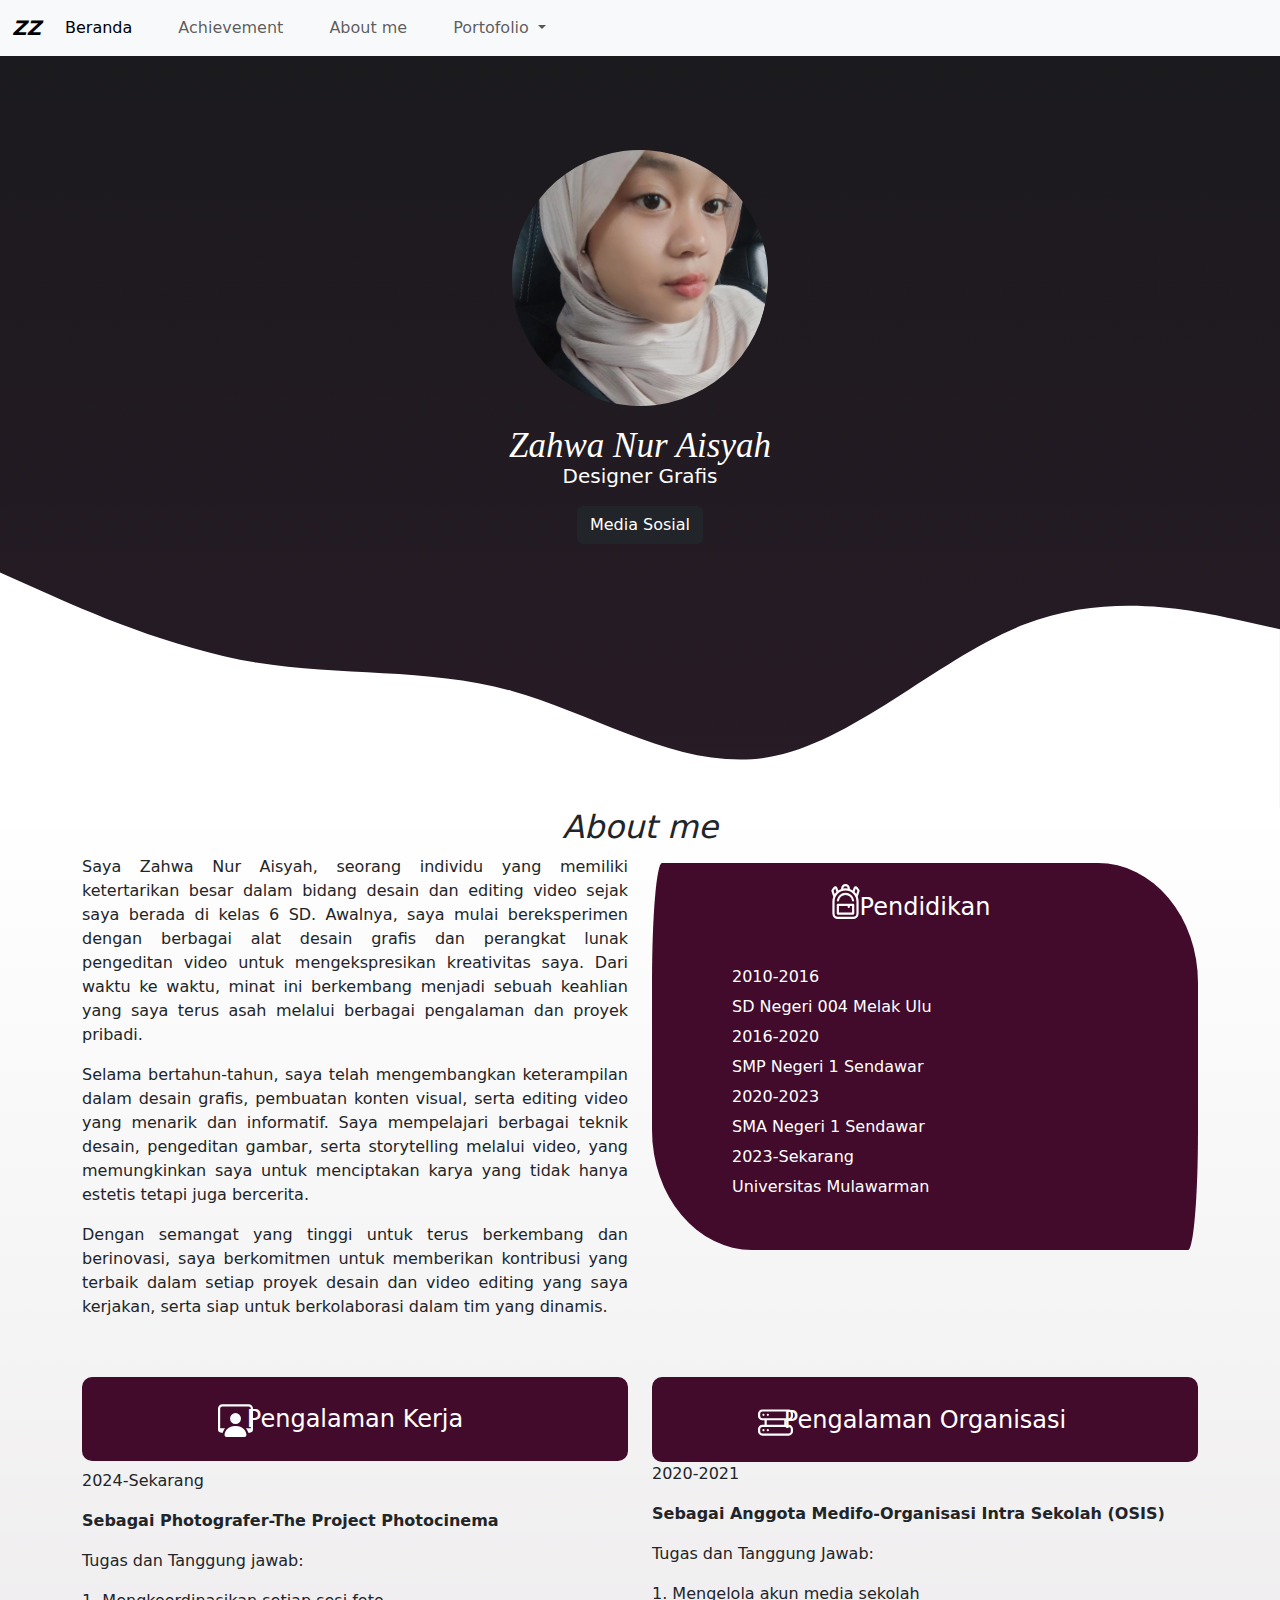
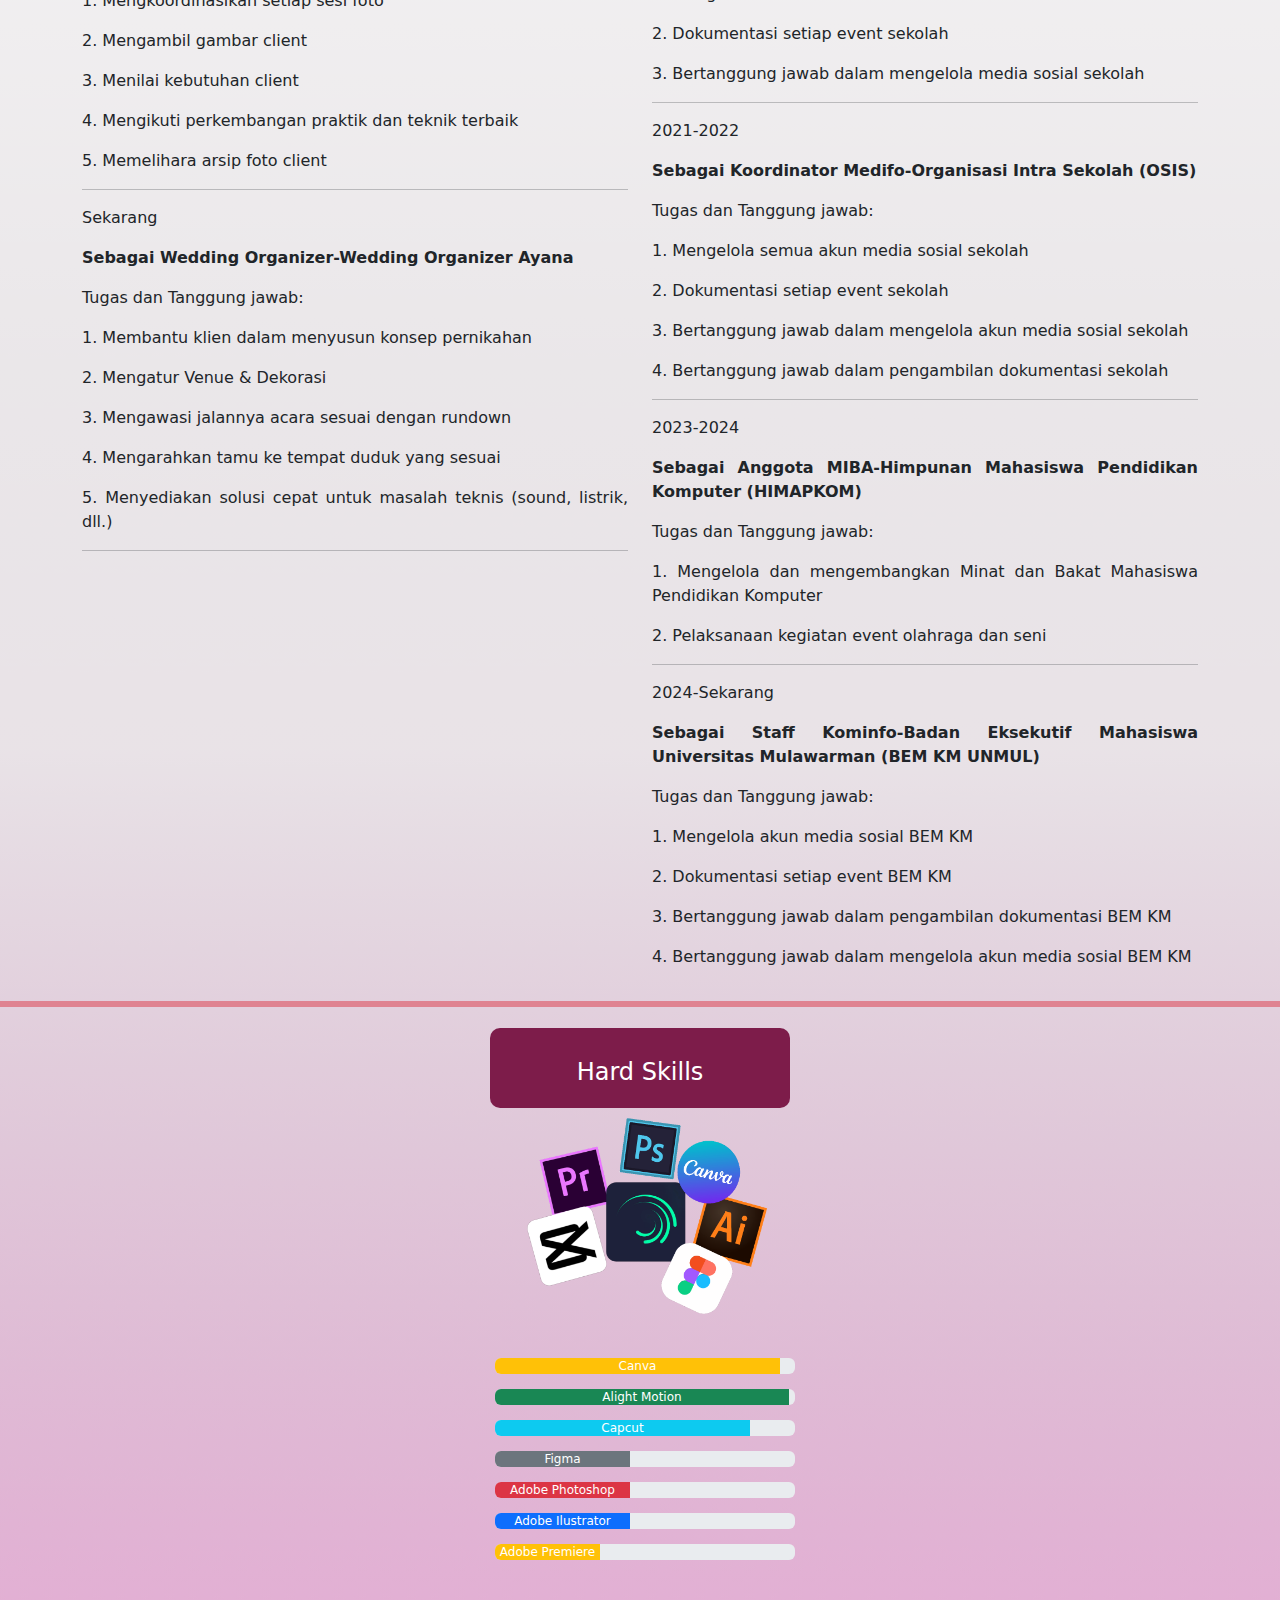
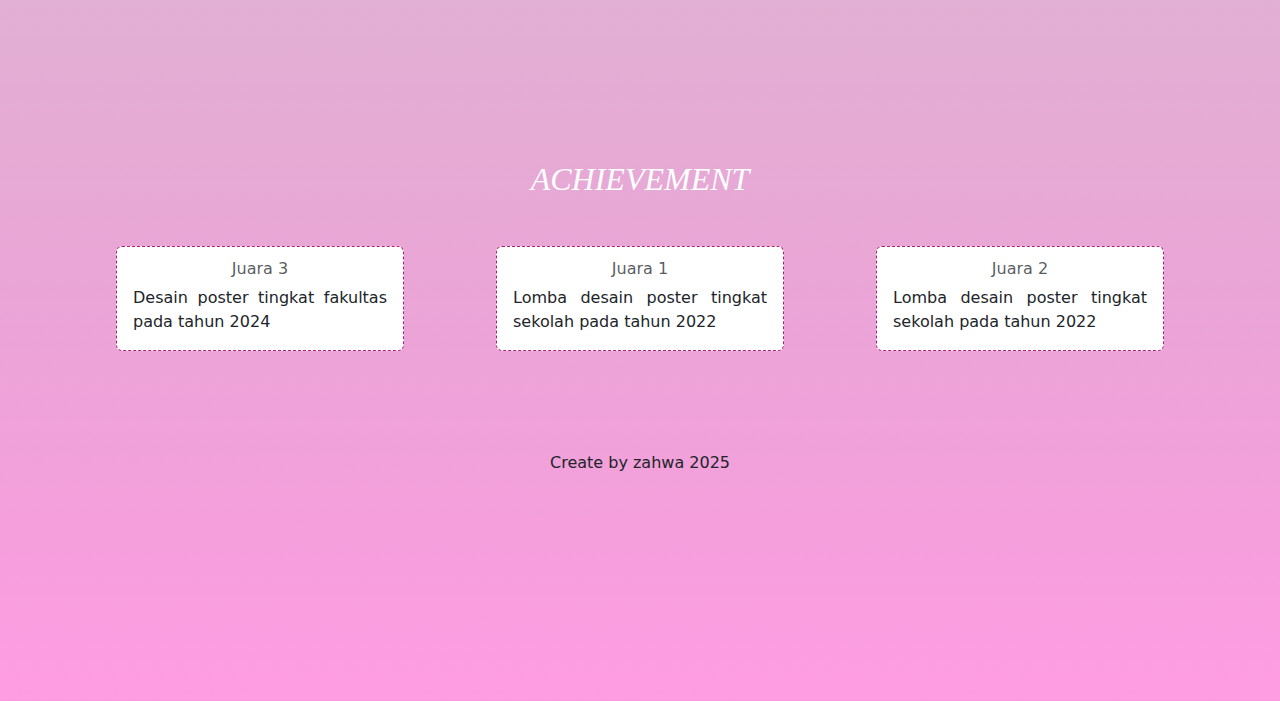
<file: 23_Zahwa Nur Aisyah Tugas_Pemogramman  Website/CV Zahwa.html>
<!DOCTYPE html>
<html lang="en">
  <head>
    <meta charset="UTF-8">
    <meta name="viewport" content="width=device-width, initial-scale=1.0">
    <title>CV Zahwa Nur Aisyah</title>
    <link href="https://cdn.jsdelivr.net/npm/bootstrap@5.3.3/dist/css/bootstrap.min.css" rel="stylesheet" integrity="sha384-QWTKZyjpPEjISv5WaRU9OFeRpok6YctnYmDr5pNlyT2bRjXh0JMhjY6hW+ALEwIH" crossorigin="anonymous">
    <link rel="stylesheet" href="CSS/style.css" />
  </head>
  <body>
    <script src="https://cdn.jsdelivr.net/npm/bootstrap@5.3.3/dist/js/bootstrap.bundle.min.js" integrity="sha384-YvpcrYf0tY3lHB60NNkmXc5s9fDVZLESaAA55NDzOxhy9GkcIdslK1eN7N6jIeHz" crossorigin="anonymous"></script>
  </body>
  <!--nav-->
  <nav class="navbar navbar-expand-lg navbar-light bg-light fixed-top">
    <div class="container-fluid">
      <a class="navbar-brand"><i><b>ZZ</b></i></a>
      <button class="navbar-toggler" type="button" data-bs-toggle="collapse" data-bs-target="#navbarNavDropdown" aria-controls="navbarNavDropdown" aria-expanded="false" aria-label="Toggle navigation">
        <span class="navbar-toggler-icon"></span>
      </button>
      <div class="collapse navbar-collapse" id="navbarNavDropdown">
        <ul class="navbar-nav">
          <li class="nav-item">
            <a class="nav-link active" aria-current="page" href="#">Beranda</a>
          </li>
          <li class="nav-item">
            <a class="nav-link" href="#achievement">Achievement</a>
          </li>
          <li class="nav-item">
            <a class="nav-link" href="#about me">About me</a>
          </li>
          <li class="nav-item dropdown">
            <a class="nav-link dropdown-toggle" href="http://127.0.0.1:5500/portofolio.html" role="button" data-bs-toggle="dropdown" aria-expanded="false">
              Portofolio
            </a>
            <ul class="dropdown-menu">
              <li><a class="dropdown-item" href="portofolio.html">Portofolio</a></li>
              <li><a class="dropdown-item" href="portofolio.html#animasi">Animasi</a></li>
              <li><a class="dropdown-item" href="portofolio.html#editingvideo">Editing Video</a></li>
              <li><a class="dropdown-item" href="portofolio.html#logo">Logo</a></li>
            </ul>
          </li>
        </ul>
      </div>
    </div>
  </nav>
  <!--foto-->
  <div class="text-center">
    <div class="box-navy">
      <img src="img/WhatsApp Image 2025-02-27 at 15.11.06_52f72786.jpg" alt="">
    </div>
    <!--foto-->
    <!--profile-->
    <div class="box-profile">
      <h2>Zahwa Nur Aisyah</h2>
      <h5>Designer Grafis</h5>
    </div>
    <!--offcanvas-->
    <div class="box-offcanvas">
      <button class="btn bg-dark text-white" type="button" data-bs-toggle="offcanvas" data-bs-target="#offcanvasWithBothOptions " aria-controls="offcanvasWithBothOptions ">Media Sosial</button>
      
      <div class="offcanvas offcanvas-start" data-bs-scroll="true" tabindex="-1" id="offcanvasWithBothOptions" aria-labelledby="offcanvasWithBothOptionsLabel">
        <div class="offcanvas-header">
    <h5 class="offcanvas-title" id="offcanvasWithBothOptionsLabel">Media Sosial</h5>
    <button type="button" class="btn-close" data-bs-dismiss="offcanvas" aria-label="Close"></button>
    </div>
    <div class="offcanvas-body">
    <p>Butuh bantuan atau Kerja sama? Silahkan Hubungi</p>
    <p>LinkedIn : Zahwa Nur Aisyah</p>
    <p>Instagram : @clevenzha_</p>
    <p>WhatsApp : +6282150129017</p>
    <p>Email : zahwanuraisyah66678@gmail.com</p>
    </div>
    </div>
    </div>
    <!--offcanvas-->
    
    <!--gelombang cinta-->
    <svg xmlns="http://www.w3.org/2000/svg" viewBox="0 0 1440 320">
        <path fill="#ffffff" 
        fill-opacity="1" 
        d="M0,32L48,53.3C96,75,192,117,288,133.3C384,149,480,139,576,165.3C672,192,768,256,864,240C960,224,1056,128,1152,90.7C1248,53,1344,75,1392,85.3L1440,96L1440,320L1392,320C1344,320,1248,320,1152,320C1056,320,960,320,864,320C768,320,672,320,576,320C480,320,384,320,288,320C192,320,96,320,48,320L0,320Z">
      </path>
    </svg>
    
    <!--colom bawah-->
    <div id="about me" class="box-about">
      <h2>About me</h2>
      <div class="container text-center">
        <div class="row align-items-start">
          <div class="col-sm">
            <p>
              Saya Zahwa Nur Aisyah, seorang individu yang memiliki ketertarikan besar dalam bidang desain dan editing video sejak saya berada di kelas 6 SD. Awalnya, saya mulai bereksperimen dengan berbagai alat desain grafis dan perangkat lunak pengeditan video untuk mengekspresikan kreativitas saya. Dari waktu ke waktu, minat ini berkembang menjadi sebuah keahlian yang saya terus asah melalui berbagai pengalaman dan proyek pribadi.
            </p>
            <p>
              Selama bertahun-tahun, saya telah mengembangkan keterampilan dalam desain grafis, pembuatan konten visual, serta editing video yang menarik dan informatif. Saya mempelajari berbagai teknik desain, pengeditan gambar, serta storytelling melalui video, yang memungkinkan saya untuk menciptakan karya yang tidak hanya estetis tetapi juga bercerita.
            </p>
            <p>Dengan semangat yang tinggi untuk terus berkembang dan berinovasi, saya berkomitmen untuk memberikan kontribusi yang terbaik dalam setiap proyek desain dan video editing yang saya kerjakan, serta siap untuk berkolaborasi dalam tim yang dinamis.</p>
          </div>

          <!--colom 2-->
          <div class="col-sm">
            <div class="box-ob">
              <svg xmlns="http://www.w3.org/2000/svg"
              width="35" 
              height="35" 
              fill="white" 
              class="bi bi-backpack3" viewBox="0 0 16 16">
              <path d="M4.04 7.43a4 4 0 0 1 7.92 0 .5.5 0 1 1-.99.14 3 3 0 0 0-5.94 0 .5.5 0 1 1-.99-.14M4 9.5a.5.5 0 0 1 .5-.5h7a.5.5 0 0 1 .5.5v4a.5.5 0 0 1-.5.5h-7a.5.5 0 0 1-.5-.5zm1 .5v3h6v-3h-1v.5a.5.5 0 0 1-1 0V10z"/>
              <path d="M6 2.341V2a2 2 0 1 1 4 0v.341c.465.165.904.385 1.308.653l.416-1.247a1 1 0 0 1 1.748-.284l.77 1.027a1 1 0 0 1 .15.917l-.803 2.407C13.854 6.49 14 7.229 14 8v5.5a2.5 2.5 0 0 1-2.5 2.5h-7A2.5 2.5 0 0 1 2 13.5V8c0-.771.146-1.509.41-2.186l-.802-2.407a1 1 0 0 1 .15-.917l.77-1.027a1 1 0 0 1 1.748.284l.416 1.247A6 6 0 0 1 6 2.34ZM7 2v.083a6 6 0 0 1 2 0V2a1 1 0 1 0-2 0m5.941 2.595.502-1.505-.77-1.027-.532 1.595q.447.427.8.937M3.86 3.658l-.532-1.595-.77 1.027.502 1.505q.352-.51.8-.937M8 3a5 5 0 0 0-5 5v5.5A1.5 1.5 0 0 0 4.5 15h7a1.5 1.5 0 0 0 1.5-1.5V8a5 5 0 0 0-5-5"/>
            </svg>
          </div>
          <div class="box-utama">
            <h4>Pendidikan</h4>
            <p>2010-2016</p>
            <p>SD Negeri 004 Melak Ulu</p>
            <p>2016-2020</p>
            <p>SMP Negeri 1 Sendawar</p>
            <p>2020-2023</p>
            <p>SMA Negeri 1 Sendawar</p>
            <p>2023-Sekarang</p>
            <p>Universitas Mulawarman</p>
          </div>
          </div>
        </div>
      </div>
      <!-- selanjutnya ketiga-->
      <div class="container text-center">
        <div class="row">
          <div class="col-sm">
            <div class="box-PO">
              <svg xmlns="http://www.w3.org/2000/svg" 
              width="35" 
              height="35" 
              fill="white" 
              class="bi bi-person-workspace" viewBox="0 0 16 16">
              <path d="M4 16s-1 0-1-1 1-4 5-4 5 3 5 4-1 1-1 1zm4-5.95a2.5 2.5 0 1 0 0-5 2.5 2.5 0 0 0 0 5"/>
              <path d="M2 1a2 2 0 0 0-2 2v9.5A1.5 1.5 0 0 0 1.5 14h.653a5.4 5.4 0 0 1 1.066-2H1V3a1 1 0 0 1 1-1h12a1 1 0 0 1 1 1v9h-2.219c.554.654.89 1.373 1.066 2h.653a1.5 1.5 0 0 0 1.5-1.5V3a2 2 0 0 0-2-2z"/>
            </svg>
            <h4>Pengalaman Kerja</h4>
          </div>
          <p>2024-Sekarang</p>
          <b><p>Sebagai Photografer-The Project Photocinema</p></b>
          <p>Tugas dan Tanggung jawab:</p>
          <p>1. Mengkoordinasikan setiap sesi foto</p>
          <p>2. Mengambil gambar client</p>
          <p>3. Menilai kebutuhan client</p>
          <p>4. Mengikuti perkembangan praktik dan teknik terbaik</p>
          <p>5. Memelihara arsip foto client</p>
        <hr>
        <p>Sekarang</p>
        <b><p>Sebagai Wedding Organizer-Wedding Organizer Ayana</p></b>
        <p>Tugas dan Tanggung jawab:</p>
        <p>1. Membantu klien dalam menyusun konsep pernikahan</p>
        <p>2. Mengatur Venue & Dekorasi</p>
        <p>3. Mengawasi jalannya acara sesuai dengan rundown</p>
        <p>4. Mengarahkan tamu ke tempat duduk yang sesuai</p>
        <p>5. Menyediakan solusi cepat untuk masalah teknis (sound, listrik, dll.)</p>
        <hr>
      </div>

          <div class="col-sm">
            <div class="box-utamadua">
              <svg xmlns="http://www.w3.org/2000/svg" 
              width="35" 
              height="35" 
              fill="currentColor" 
              class="bi bi-hdd-rack" viewBox="0 0 16 16">
                <path d="M4.5 5a.5.5 0 1 0 0-1 .5.5 0 0 0 0 1M3 4.5a.5.5 0 1 1-1 0 .5.5 0 0 1 1 0m2 7a.5.5 0 1 1-1 0 .5.5 0 0 1 1 0m-2.5.5a.5.5 0 1 0 0-1 .5.5 0 0 0 0 1"/>
                <path d="M2 2a2 2 0 0 0-2 2v1a2 2 0 0 0 2 2h1v2H2a2 2 0 0 0-2 2v1a2 2 0 0 0 2 2h12a2 2 0 0 0 2-2v-1a2 2 0 0 0-2-2h-1V7h1a2 2 0 0 0 2-2V4a2 2 0 0 0-2-2zm13 2v1a1 1 0 0 1-1 1H2a1 1 0 0 1-1-1V4a1 1 0 0 1 1-1h12a1 1 0 0 1 1 1m0 7v1a1 1 0 0 1-1 1H2a1 1 0 0 1-1-1v-1a1 1 0 0 1 1-1h12a1 1 0 0 1 1 1m-3-4v2H4V7z"/>
              </svg>
              <h4>Pengalaman Organisasi</h4>
            </div>
            <p>2020-2021</p>
            <b><p>Sebagai Anggota Medifo-Organisasi Intra Sekolah (OSIS)</p></b>
            <p>Tugas dan Tanggung Jawab:</p>
            <p>1. Mengelola akun media sekolah</p>
            <p>2. Dokumentasi setiap event sekolah</p>
            <p>3. Bertanggung jawab dalam mengelola media sosial sekolah</p>
            
            <div>
              <hr>
              <p>2021-2022</p>
              <b><p>Sebagai Koordinator Medifo-Organisasi Intra Sekolah (OSIS)</p></b>
              <p>Tugas dan Tanggung jawab:</p>
              <p>1. Mengelola semua akun media sosial sekolah</p>
              <p>2. Dokumentasi setiap event sekolah</p> 
              <p>3. Bertanggung jawab dalam mengelola akun media sosial sekolah </p> 
              <p>4. Bertanggung jawab dalam pengambilan dokumentasi sekolah</p>
            </div>
            <div>
              <hr>
              <p>2023-2024</p>
              <b><p>Sebagai Anggota MIBA-Himpunan Mahasiswa Pendidikan Komputer (HIMAPKOM)</p></b>
              <p>Tugas dan Tanggung jawab:</p>
              <p>1. Mengelola dan mengembangkan Minat dan Bakat Mahasiswa Pendidikan Komputer</p>
              <p>2. Pelaksanaan kegiatan event olahraga dan seni</p>
            </div>
            <div>
              <hr>
              <p>2024-Sekarang</p>
              <b><p>Sebagai Staff Kominfo-Badan Eksekutif Mahasiswa Universitas Mulawarman (BEM KM UNMUL)</p></b>
              <p>Tugas dan Tanggung jawab:</p>
              <p>1. Mengelola akun media sosial BEM KM</p>
              <p>2. Dokumentasi setiap event BEM KM</p>
              <p>3. Bertanggung jawab dalam pengambilan dokumentasi BEM KM</p>
              <p>4. Bertanggung jawab dalam mengelola akun media sosial BEM KM </p>
            </div>
          </div>
        </div>
      </div>
      <hr class="border border-danger emphasis border-3 opacity-50">
    <!--skils-->
      <div class="container text-center">
        <div class="row">
          <div class="col-sm">
          <div class="box-skill mx-auto">
        <h4>Hard Skills</h4>
        <img src="img/Proyek Baru 17 [3040488].png">
      </div>
    </div>
  </div>  
  </div>
      <!--progress-->
      <div class="box-ops">

        <div class="progress mx-auto" role="progressbar" aria-label="Basic example" aria-valuenow="0" aria-valuemin="0" aria-valuemax="100">
          <div class="progress-bar bg-warning" style="width: 95%">Canva</div>
        </div>
        
            <div class="progress mx mx-auto" role="progressbar" aria-label="Basic example" aria-valuenow="25" aria-valuemin="0" aria-valuemax="100">
              <div class="progress-bar bg-success" style="width: 98%">Alight Motion</div>
            </div>
            
            <div class="progress mx-auto" role="progressbar" aria-label="Basic example" aria-valuenow="50" aria-valuemin="0" aria-valuemax="100">
              <div class="progress-bar bg-info" style="width: 85%">Capcut</div>
            </div>
      
            <div class="progress mx-auto" role="progressbar" aria-label="Basic example" aria-valuenow="75" aria-valuemin="0" aria-valuemax="100">
        <div class="progress-bar bg-secondary" style="width: 45%">Figma</div>
      </div>
      
      <div class="progress mx-auto" role="progressbar" aria-label="Basic example" aria-valuenow="100" aria-valuemin="0" aria-valuemax="100">
        <div class="progress-bar bg-danger" style="width: 45%">Adobe Photoshop</div>
      </div>

      <div class="progress mx-auto" role="progressbar" aria-label="Basic example" aria-valuenow="100" aria-valuemin="0" aria-valuemax="100">
        <div class="progress-bar bg-info-emphasis" style="width: 45%"> Adobe Ilustrator</div>
      </div>

      <div class="progress mx-auto" role="progressbar" aria-label="Basic example" aria-valuenow="100" aria-valuemin="0" aria-valuemax="100">
        <div class="progress-bar bg-warning" style="width: 35%">Adobe Premiere</div>
      </div>
    </div>

      <!--progress-->
    
<!--achievement-->
<div id="achievement"class="container-col">
  <h2 class="text-center">ACHIEVEMENT</h2>
  <div class="container">
      <div class="row">
        <div class="col-sm">
          <div class="card mx-auto" style="width: 18rem;">
            <div class="card-body">
              <h6 class="card-subtitle mb-2 text-body-secondary">Juara 3</h6>
              <p class="card-text">Desain poster tingkat fakultas pada tahun 2024</p>
              </div>
          </div>
        </div>
        <div class="col-sm">
          <div class="card mx-auto" style="width: 18rem;">
            <div class="card-body">
              <h6 class="card-subtitle mb-2 text-body-secondary">Juara 1</h6>
              <p class="card-text">Lomba desain poster tingkat sekolah pada tahun 2022 </p>
              </div>
          </div>
        </div>
        <div class="col-sm">
          <div class="card mx-auto" style="width: 18rem;">
            <div class="card-body">
              <h6 class="card-subtitle mb-2 text-body-secondary">Juara 2</h6>
              <p class="card-text">Lomba desain poster tingkat sekolah pada tahun 2022</p>
              
            </div>
          </div>
        </div>
      </div>
    </div>
  </div>
  <div class="footer">
    <p class="text-center">Create by zahwa 2025</p>
  </div>
<!--achievement-->
    <body>
</html>
</file>
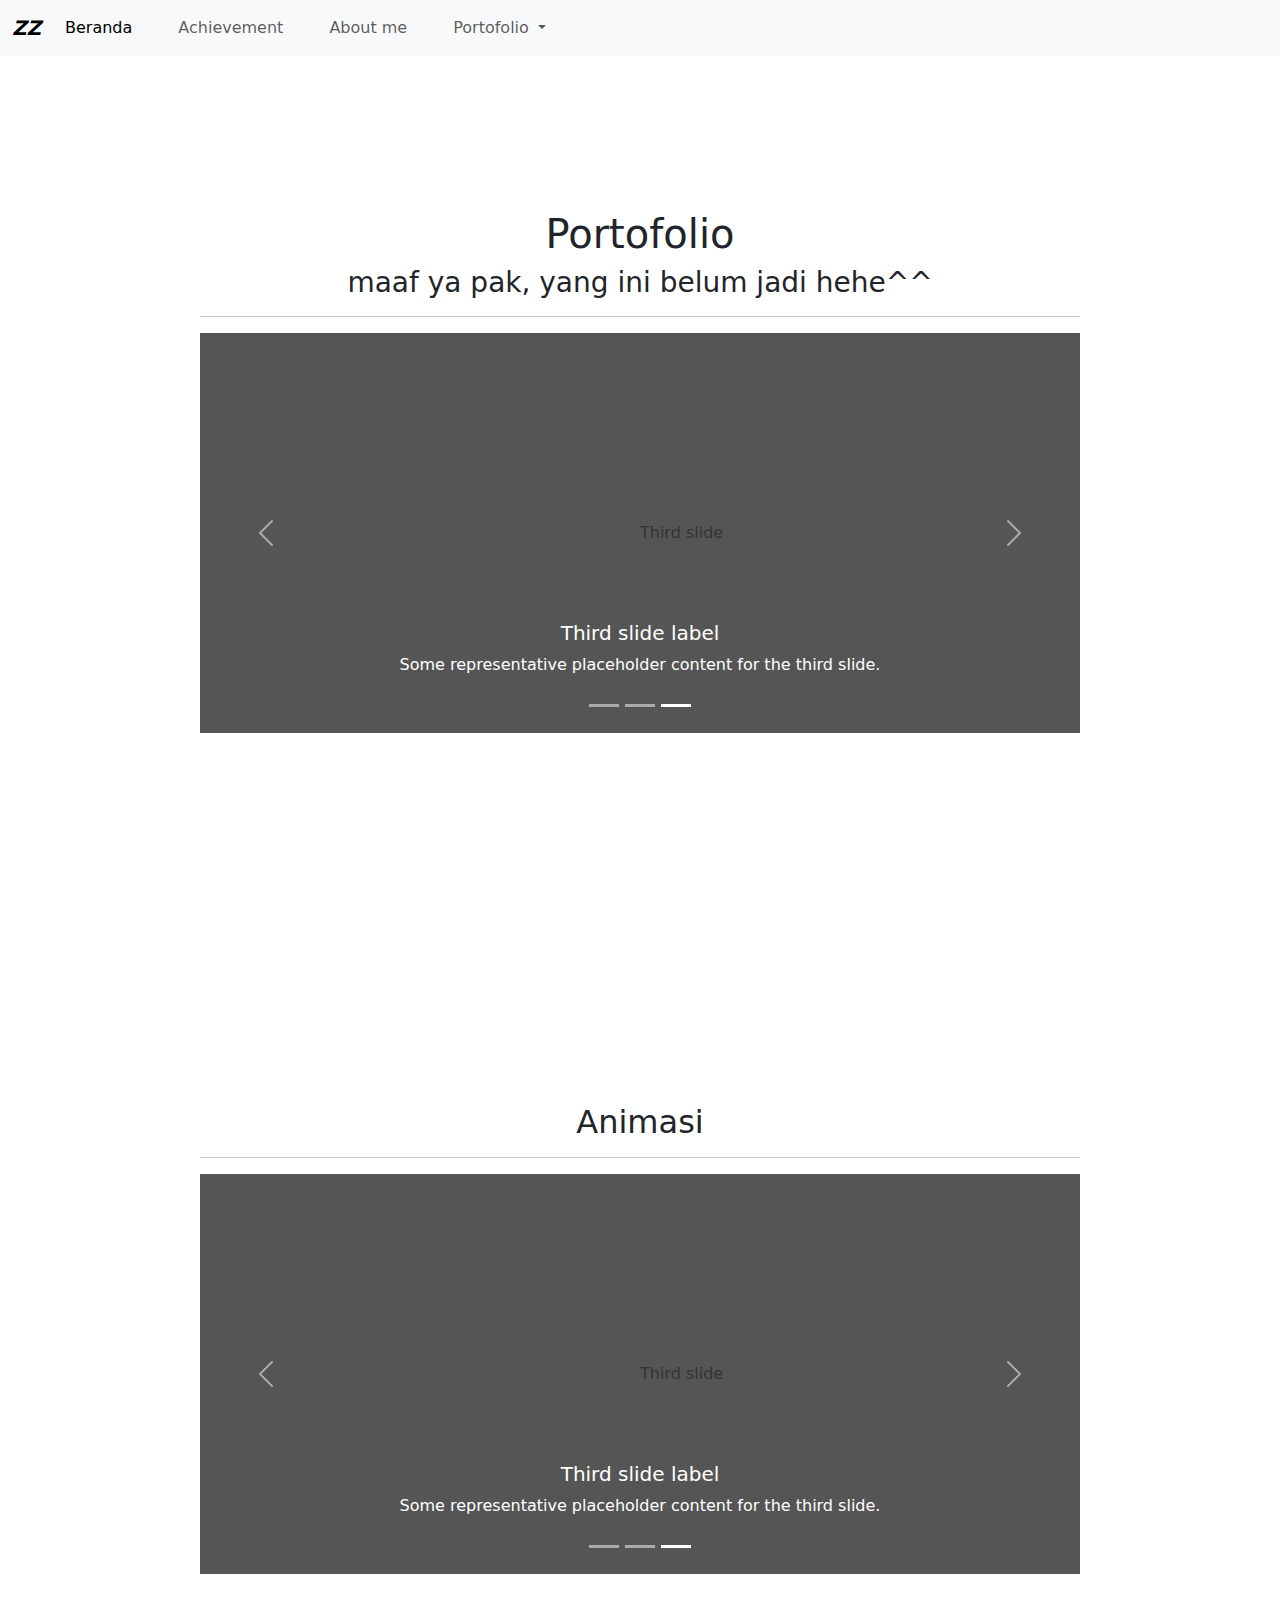
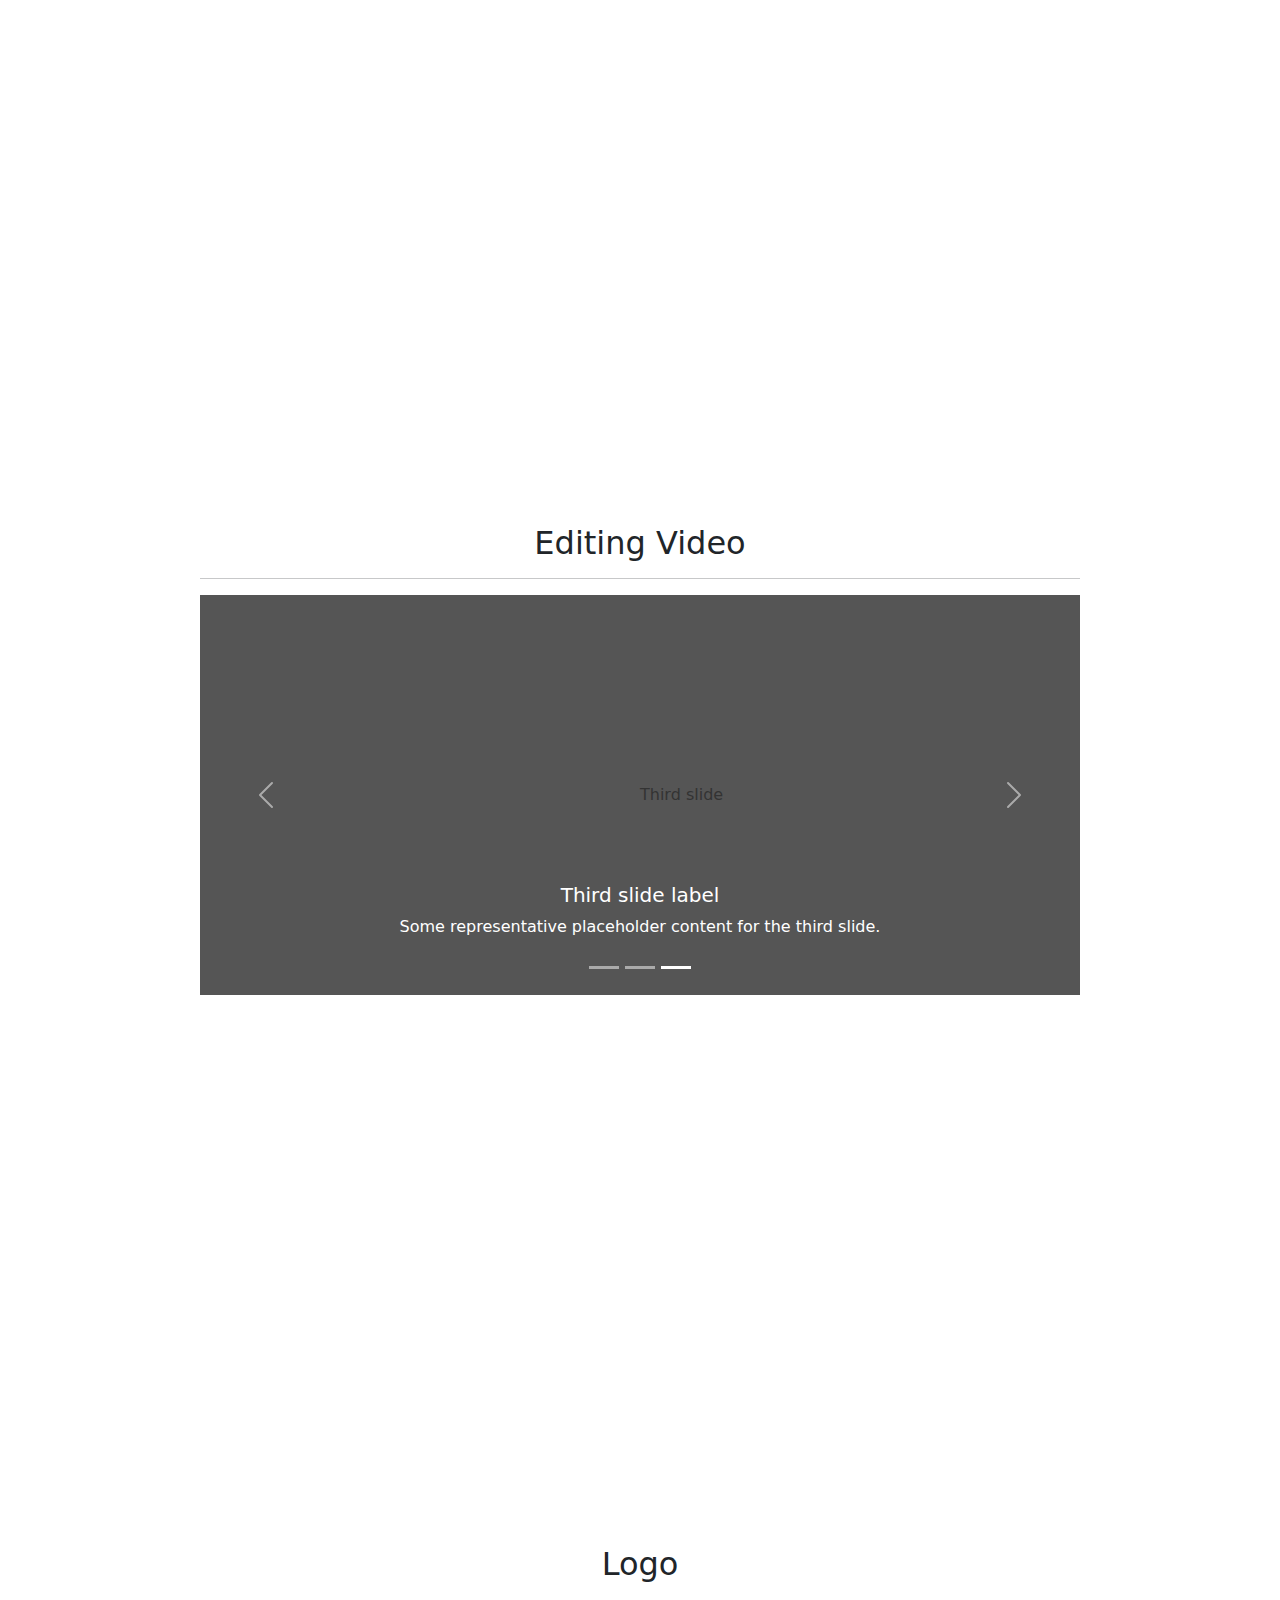
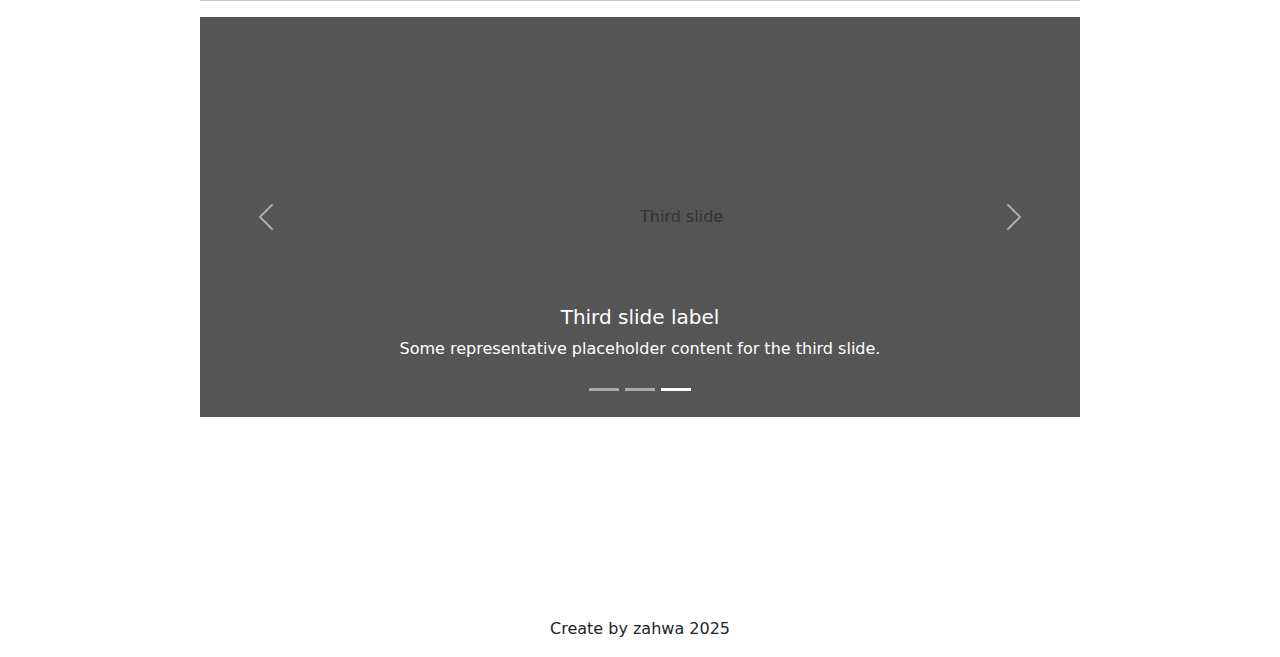
<file: 23_Zahwa Nur Aisyah Tugas_Pemogramman  Website/portofolio.html>
<!DOCTYPE html>
<html lang="en">
    <head>
        <meta charset="UTF-8">
        <meta name="viewport" content="width=device-width, initial-scale=1.0">
        <title>Portofolio</title>
        <link href="https://cdn.jsdelivr.net/npm/bootstrap@5.3.3/dist/css/bootstrap.min.css" rel="stylesheet" integrity="sha384-QWTKZyjpPEjISv5WaRU9OFeRpok6YctnYmDr5pNlyT2bRjXh0JMhjY6hW+ALEwIH" crossorigin="anonymous">
        <link rel="stylesheet" href="CSS/style2.css" />
    </head>
    <body>
        <script src="https://cdn.jsdelivr.net/npm/bootstrap@5.3.3/dist/js/bootstrap.bundle.min.js" integrity="sha384-YvpcrYf0tY3lHB60NNkmXc5s9fDVZLESaAA55NDzOxhy9GkcIdslK1eN7N6jIeHz" crossorigin="anonymous"></script>
        <!--nav-->
        <nav class="navbar navbar-expand-lg navbar-light bg-light fixed-top">
          <div class="container-fluid">
            <a class="navbar-brand"><i><b>ZZ</b></i></a>
            <button class="navbar-toggler" type="button" data-bs-toggle="collapse" data-bs-target="#navbarNavDropdown" aria-controls="navbarNavDropdown" aria-expanded="false" aria-label="Toggle navigation">
              <span class="navbar-toggler-icon"></span>
            </button>
            <div class="collapse navbar-collapse" id="navbarNavDropdown">
              <ul class="navbar-nav">
                <li class="nav-item">
                  <a class="nav-link active" aria-current="page" href="http://127.0.0.1:5500/23_Zahwa%20Nur%20Aisyah%20Tugas_Pemogramman%20%20Website/CV%20Zahwa.html#">Beranda</a>
                </li>
                <li class="nav-item">
                  <a class="nav-link" href="http://127.0.0.1:5500/23_Zahwa%20Nur%20Aisyah%20Tugas_Pemogramman%20%20Website/CV%20Zahwa.html#achievement">Achievement</a>
                </li>
                <li class="nav-item">
                  <a class="nav-link" href="http://127.0.0.1:5500/23_Zahwa%20Nur%20Aisyah%20Tugas_Pemogramman%20%20Website/CV%20Zahwa.html#about%20me">About me</a>
                </li>
                <li class="nav-item dropdown">
                  <a class="nav-link dropdown-toggle" href="http://127.0.0.1:5500/portofolio.html" role="button" data-bs-toggle="dropdown" aria-expanded="false">
                    Portofolio
                  </a>
                  <ul class="dropdown-menu">
                    <li><a class="dropdown-item" href="#">Portofolio</a></li>
                    <li><a class="dropdown-item" href="#animasi">Animasi</a></li>
                    <li><a class="dropdown-item" href="#editingvideo">Editing Video</a></li>
                    <li><a class="dropdown-item" href="#logo">Logo</a></li>
                  </ul>
                </li>
              </ul>
            </div>
          </div>
        </nav>
        
        <!--portofolio-->
        <div id="portofolio"class="box-we">
          <h1>Portofolio</h1>
      <h3>maaf ya pak, yang ini belum jadi hehe^^</h3>
      <hr>
    <div id="carouselExampleCaptions" class="carousel slide">
      <div class="carousel-indicators">
        <button type="button" data-bs-target="#carouselExampleCaptions" data-bs-slide-to="0" class="" aria-label="Slide 1"></button>
        <button type="button" data-bs-target="#carouselExampleCaptions" data-bs-slide-to="1" aria-label="Slide 2" class=""></button>
        <button type="button" data-bs-target="#carouselExampleCaptions" data-bs-slide-to="2" aria-label="Slide 3" class="active" aria-current="true"></button>
      </div>
      <div class="carousel-inner">
        <div class="carousel-item">
          <svg class="bd-placeholder-img bd-placeholder-img-lg d-block w-100" width="800" height="400" xmlns="http://www.w3.org/2000/svg" role="img" aria-label="Placeholder: First slide" preserveAspectRatio="xMidYMid slice" focusable="false"><title>Placeholder</title><rect width="100%" height="100%" fill="#777"></rect><text x="50%" y="50%" fill="#555" dy=".3em">First slide</text></svg>
          <div class="carousel-caption d-none d-md-block">
            <h5>First slide label</h5>
            <p>Some representative placeholder content for the first slide.</p>
          </div>
        </div>
        <div class="carousel-item">
          <svg class="bd-placeholder-img bd-placeholder-img-lg d-block w-100" width="800" height="400" xmlns="http://www.w3.org/2000/svg" role="img" aria-label="Placeholder: Second slide" preserveAspectRatio="xMidYMid slice" focusable="false"><title>Placeholder</title><rect width="100%" height="100%" fill="#666"></rect><text x="50%" y="50%" fill="#444" dy=".3em">Second slide</text></svg>
          <div class="carousel-caption d-none d-md-block">
            <h5>Second slide label</h5>
            <p>Some representative placeholder content for the second slide.</p>
          </div>
        </div>
        <div class="carousel-item active">
          <svg class="bd-placeholder-img bd-placeholder-img-lg d-block w-100" width="800" height="400" xmlns="http://www.w3.org/2000/svg" role="img" aria-label="Placeholder: Third slide" preserveAspectRatio="xMidYMid slice" focusable="false"><title>Placeholder</title><rect width="100%" height="100%" fill="#555"></rect><text x="50%" y="50%" fill="#333" dy=".3em">Third slide</text></svg>
          <div class="carousel-caption d-none d-md-block">
            <h5>Third slide label</h5>
            <p>Some representative placeholder content for the third slide.</p>
          </div>
        </div>
      </div>
      <button class="carousel-control-prev" type="button" data-bs-target="#carouselExampleCaptions" data-bs-slide="prev">
        <span class="carousel-control-prev-icon" aria-hidden="true"></span>
        <span class="visually-hidden">Previous</span>
      </button>
      <button class="carousel-control-next" type="button" data-bs-target="#carouselExampleCaptions" data-bs-slide="next">
        <span class="carousel-control-next-icon" aria-hidden="true"></span>
        <span class="visually-hidden">Next</span>
      </button>
  </div>
</div>
  
  <!--animasi-->
  <div id="animasi" class="box-wo">
    <h2>Animasi</h2>
    <hr>
    <div id="carouselExampleCaptions" class="carousel slide">
      <div class="carousel-indicators">
        <button type="button" data-bs-target="#carouselExampleCaptions" data-bs-slide-to="0" class="" aria-label="Slide 1"></button>
      <button type="button" data-bs-target="#carouselExampleCaptions" data-bs-slide-to="1" aria-label="Slide 2" class=""></button>
      <button type="button" data-bs-target="#carouselExampleCaptions" data-bs-slide-to="2" aria-label="Slide 3" class="active" aria-current="true"></button>
    </div>
    <div class="carousel-inner">
      <div class="carousel-item">
        <svg class="bd-placeholder-img bd-placeholder-img-lg d-block w-100" width="800" height="400" xmlns="http://www.w3.org/2000/svg" role="img" aria-label="Placeholder: First slide" preserveAspectRatio="xMidYMid slice" focusable="false"><title>Placeholder</title><rect width="100%" height="100%" fill="#777"></rect><text x="50%" y="50%" fill="#555" dy=".3em">First slide</text></svg>
        <div class="carousel-caption d-none d-md-block">
          <h5>First slide label</h5>
          <p>Some representative placeholder content for the first slide.</p>
        </div>
      </div>
      <div class="carousel-item">
        <svg class="bd-placeholder-img bd-placeholder-img-lg d-block w-100" width="800" height="400" xmlns="http://www.w3.org/2000/svg" role="img" aria-label="Placeholder: Second slide" preserveAspectRatio="xMidYMid slice" focusable="false"><title>Placeholder</title><rect width="100%" height="100%" fill="#666"></rect><text x="50%" y="50%" fill="#444" dy=".3em">Second slide</text></svg>
        <div class="carousel-caption d-none d-md-block">
          <h5>Second slide label</h5>
          <p>Some representative placeholder content for the second slide.</p>
        </div>
      </div>
      <div class="carousel-item active">
        <svg class="bd-placeholder-img bd-placeholder-img-lg d-block w-100" width="800" height="400" xmlns="http://www.w3.org/2000/svg" role="img" aria-label="Placeholder: Third slide" preserveAspectRatio="xMidYMid slice" focusable="false"><title>Placeholder</title><rect width="100%" height="100%" fill="#555"></rect><text x="50%" y="50%" fill="#333" dy=".3em">Third slide</text></svg>
        <div class="carousel-caption d-none d-md-block">
          <h5>Third slide label</h5>
          <p>Some representative placeholder content for the third slide.</p>
        </div>
      </div>
    </div>
    <button class="carousel-control-prev" type="button" data-bs-target="#carouselExampleCaptions" data-bs-slide="prev">
      <span class="carousel-control-prev-icon" aria-hidden="true"></span>
      <span class="visually-hidden">Previous</span>
    </button>
    <button class="carousel-control-next" type="button" data-bs-target="#carouselExampleCaptions" data-bs-slide="next">
      <span class="carousel-control-next-icon" aria-hidden="true"></span>
      <span class="visually-hidden">Next</span>
    </button>
  </div>
</div>

  <!--editing-->
  <div id="editingvideo" class="box-wi">
    <h2>Editing Video</h2>
    <hr>
    <div id="carouselExampleCaptions" class="carousel slide">
      <div class="carousel-indicators">
        <button type="button" data-bs-target="#carouselExampleCaptions" data-bs-slide-to="0" class="" aria-label="Slide 1"></button>
        <button type="button" data-bs-target="#carouselExampleCaptions" data-bs-slide-to="1" aria-label="Slide 2" class=""></button>
        <button type="button" data-bs-target="#carouselExampleCaptions" data-bs-slide-to="2" aria-label="Slide 3" class="active" aria-current="true"></button>
      </div>
      <div class="carousel-inner">
        <div class="carousel-item">
          <svg class="bd-placeholder-img bd-placeholder-img-lg d-block w-100" width="800" height="400" xmlns="http://www.w3.org/2000/svg" role="img" aria-label="Placeholder: First slide" preserveAspectRatio="xMidYMid slice" focusable="false"><title>Placeholder</title><rect width="100%" height="100%" fill="#777"></rect><text x="50%" y="50%" fill="#555" dy=".3em">First slide</text></svg>
          <div class="carousel-caption d-none d-md-block">
            <h5>First slide label</h5>
            <p>Some representative placeholder content for the first slide.</p>
          </div>
        </div>
        <div class="carousel-item">
          <svg class="bd-placeholder-img bd-placeholder-img-lg d-block w-100" width="800" height="400" xmlns="http://www.w3.org/2000/svg" role="img" aria-label="Placeholder: Second slide" preserveAspectRatio="xMidYMid slice" focusable="false"><title>Placeholder</title><rect width="100%" height="100%" fill="#666"></rect><text x="50%" y="50%" fill="#444" dy=".3em">Second slide</text></svg>
          <div class="carousel-caption d-none d-md-block">
            <h5>Second slide label</h5>
            <p>Some representative placeholder content for the second slide.</p>
          </div>
        </div>
        <div class="carousel-item active">
          <svg class="bd-placeholder-img bd-placeholder-img-lg d-block w-100" width="800" height="400" xmlns="http://www.w3.org/2000/svg" role="img" aria-label="Placeholder: Third slide" preserveAspectRatio="xMidYMid slice" focusable="false"><title>Placeholder</title><rect width="100%" height="100%" fill="#555"></rect><text x="50%" y="50%" fill="#333" dy=".3em">Third slide</text></svg>
          <div class="carousel-caption d-none d-md-block">
            <h5>Third slide label</h5>
            <p>Some representative placeholder content for the third slide.</p>
          </div>
        </div>
      </div>
      <button class="carousel-control-prev" type="button" data-bs-target="#carouselExampleCaptions" data-bs-slide="prev">
        <span class="carousel-control-prev-icon" aria-hidden="true"></span>
        <span class="visually-hidden">Previous</span>
      </button>
      <button class="carousel-control-next" type="button" data-bs-target="#carouselExampleCaptions" data-bs-slide="next">
        <span class="carousel-control-next-icon" aria-hidden="true"></span>
        <span class="visually-hidden">Next</span>
      </button>
  </div>
  </div>
    
  <!--logo-->
  <div id="logo" class="box-wg">
    <h2>Logo</h2>
    <hr>
    <div id="carouselExampleCaptions" class="carousel slide">
      <div class="carousel-indicators">
        <button type="button" data-bs-target="#carouselExampleCaptions" data-bs-slide-to="0" class="" aria-label="Slide 1"></button>
        <button type="button" data-bs-target="#carouselExampleCaptions" data-bs-slide-to="1" aria-label="Slide 2" class=""></button>
        <button type="button" data-bs-target="#carouselExampleCaptions" data-bs-slide-to="2" aria-label="Slide 3" class="active" aria-current="true"></button>
      </div>
      <div class="carousel-inner">
        <div class="carousel-item">
          <svg class="bd-placeholder-img bd-placeholder-img-lg d-block w-100" width="800" height="400" xmlns="http://www.w3.org/2000/svg" role="img" aria-label="Placeholder: First slide" preserveAspectRatio="xMidYMid slice" focusable="false"><title>Placeholder</title><rect width="100%" height="100%" fill="#777"></rect><text x="50%" y="50%" fill="#555" dy=".3em">First slide</text></svg>
          <div class="carousel-caption d-none d-md-block">
            <h5>First slide label</h5>
            <p>Some representative placeholder content for the first slide.</p>
          </div>
        </div>
        <div class="carousel-item">
          <svg class="bd-placeholder-img bd-placeholder-img-lg d-block w-100" width="800" height="400" xmlns="http://www.w3.org/2000/svg" role="img" aria-label="Placeholder: Second slide" preserveAspectRatio="xMidYMid slice" focusable="false"><title>Placeholder</title><rect width="100%" height="100%" fill="#666"></rect><text x="50%" y="50%" fill="#444" dy=".3em">Second slide</text></svg>
          <div class="carousel-caption d-none d-md-block">
            <h5>Second slide label</h5>
            <p>Some representative placeholder content for the second slide.</p>
          </div>
        </div>
        <div class="carousel-item active">
          <svg class="bd-placeholder-img bd-placeholder-img-lg d-block w-100" width="800" height="400" xmlns="http://www.w3.org/2000/svg" role="img" aria-label="Placeholder: Third slide" preserveAspectRatio="xMidYMid slice" focusable="false"><title>Placeholder</title><rect width="100%" height="100%" fill="#555"></rect><text x="50%" y="50%" fill="#333" dy=".3em">Third slide</text></svg>
          <div class="carousel-caption d-none d-md-block">
            <h5>Third slide label</h5>
            <p>Some representative placeholder content for the third slide.</p>
          </div>
        </div>
      </div>
      <button class="carousel-control-prev" type="button" data-bs-target="#carouselExampleCaptions" data-bs-slide="prev">
        <span class="carousel-control-prev-icon" aria-hidden="true"></span>
        <span class="visually-hidden">Previous</span>
      </button>
      <button class="carousel-control-next" type="button" data-bs-target="#carouselExampleCaptions" data-bs-slide="next">
        <span class="carousel-control-next-icon" aria-hidden="true"></span>
        <span class="visually-hidden">Next</span>
      </button>
  </div>
  </div>

    <div class="footer">
      <p class="text-center">Create by zahwa 2025</p>
    </div>
</body>
</html>
</file>
<file: 23_Zahwa Nur Aisyah Tugas_Pemogramman  Website/CSS/style.css>
body{
  background: linear-gradient(rgb(26, 26, 29),rgb(59, 28, 50),rgb(255, 157, 227));
}

.box-navy img{
    border-radius: 50%;
    width: 20%;
    rotate: 15deg;
    margin-top: 150px;

}
.box-profile {
    display:flex;
    justify-content: center;
    align-items: center;
    flex-direction: column;
    position: relative;
    overflow: hidden;
    text-align: center;
}

nav ul li a {
  margin-right: 30px;
  padding: 5px;
  border-radius: 20px;
  transition: 0.8 ease-in-out;
  
}

nav ul li a:hover{
  background-color: rgb(175, 28, 99);
  border-radius: 20px;
  
}

.box-profile h2{
  margin-top: 20px;
    color: white;
    font: italic 35px "Fira Sans", serif;
}

.box-profile h5{
  color: white;
  transform: translateY(-10px);
}

.box-about{
  background: linear-gradient(rgb(255, 255, 255),rgba(255, 255, 255, 0.86),rgba(255, 157, 227, 0.377));
  padding-bottom: 200px;
  transform: translateY(-10px);
  text-align: center;
  margin-top: -10px;
}

.box-about p{
  text-align: justify;
}

.box-about h2{
  margin-top: -10px;
  font-style: italic;
}

.box-utama{
  background-color: rgb(66, 11, 43);
  color: white;
  border-radius: 10px 100px / 120px;
  padding: 80px;
  margin-top: -27px;

}

.box-utama h4{
  margin-top: -50px;
}


.box-utama p{
  transform: translateY(45px);
  margin-top: -10px;
}

.box-ob svg{
  transform: translateX(-80px) translateY(29px)
}

.box-utamadua{
  background-color: rgb(66, 11, 43);
  color: white;
  border-radius: 10px;
  padding: 19px;
  margin-top: 42px;
}

.box-utamadua h4{
  margin-top: -25px;
}

.box-utamadua svg{
  transform: translateX(-150px) translateY(9px)

}

.box-PO h4{
  background-color: rgb(66, 11, 43);
  color: white;
  border-radius: 10px;
  padding: 27.7px;
  margin-top: 7px;
}

.box-PO svg{
  transform: translateX(-120px) translateY(67px)
}



.offcanvas-body p{
  text-align: justify;
}

.box-skill{
  margin-top: 5px;
  background-color: rgb(125, 28, 74);
  padding: 20px;
  border-radius: 10px;
  height: 80px;
  width: 300px;
  align-items:center
}

.box-skill h4{
  margin-top: 10px;
  align-content: center;
  text-align: center;
  color: white;
  
}

.box-skill img{
  width: 300px;
  margin-top: -80px;
  margin-left: -18px;
  box-shadow: 150px;
}

.progress{
  width: 300px;
  margin-bottom: 15px;

}

.box-ops{
  margin-right: -10px ;
  margin-top: 250px;
}

.container-col{
  margin-top: 200px;

}

.container-col h2{
  color: white;
  font-family: 'Franklin Gothic Medium';
  text-align: center;
  margin-top: 200px;
  
}

.card{
  margin-top: 40px;
  align-items: center;
  border-style:dashed;
  border-color: rgb(177, 30, 116);

}

.footer{
  margin-top: 100px;
  text-align: center;
}
</file>
<file: 23_Zahwa Nur Aisyah Tugas_Pemogramman  Website/CSS/style2.css>
nav ul li a {
  margin-right: 30px;
  padding: 5px;
  border-radius: 20px;
  transition: 0.8 ease-in-out;
  
}

nav ul li a:hover{
  background-color: rgb(175, 28, 99);
  border-radius: 20px;
  
}
.box-we{
  margin-top: 10px;
  text-align: center;
  padding: 200px;
}

.box-wo{
  margin-top: -30px;
  text-align: center;
  padding: 200px;
}

.box-wi{
  margin-top: 150px;
  text-align: center;
  padding: 200px;
}

.box-wg{
  margin-top: 150px;
  text-align: center;
  padding: 200px;
}
</file>
